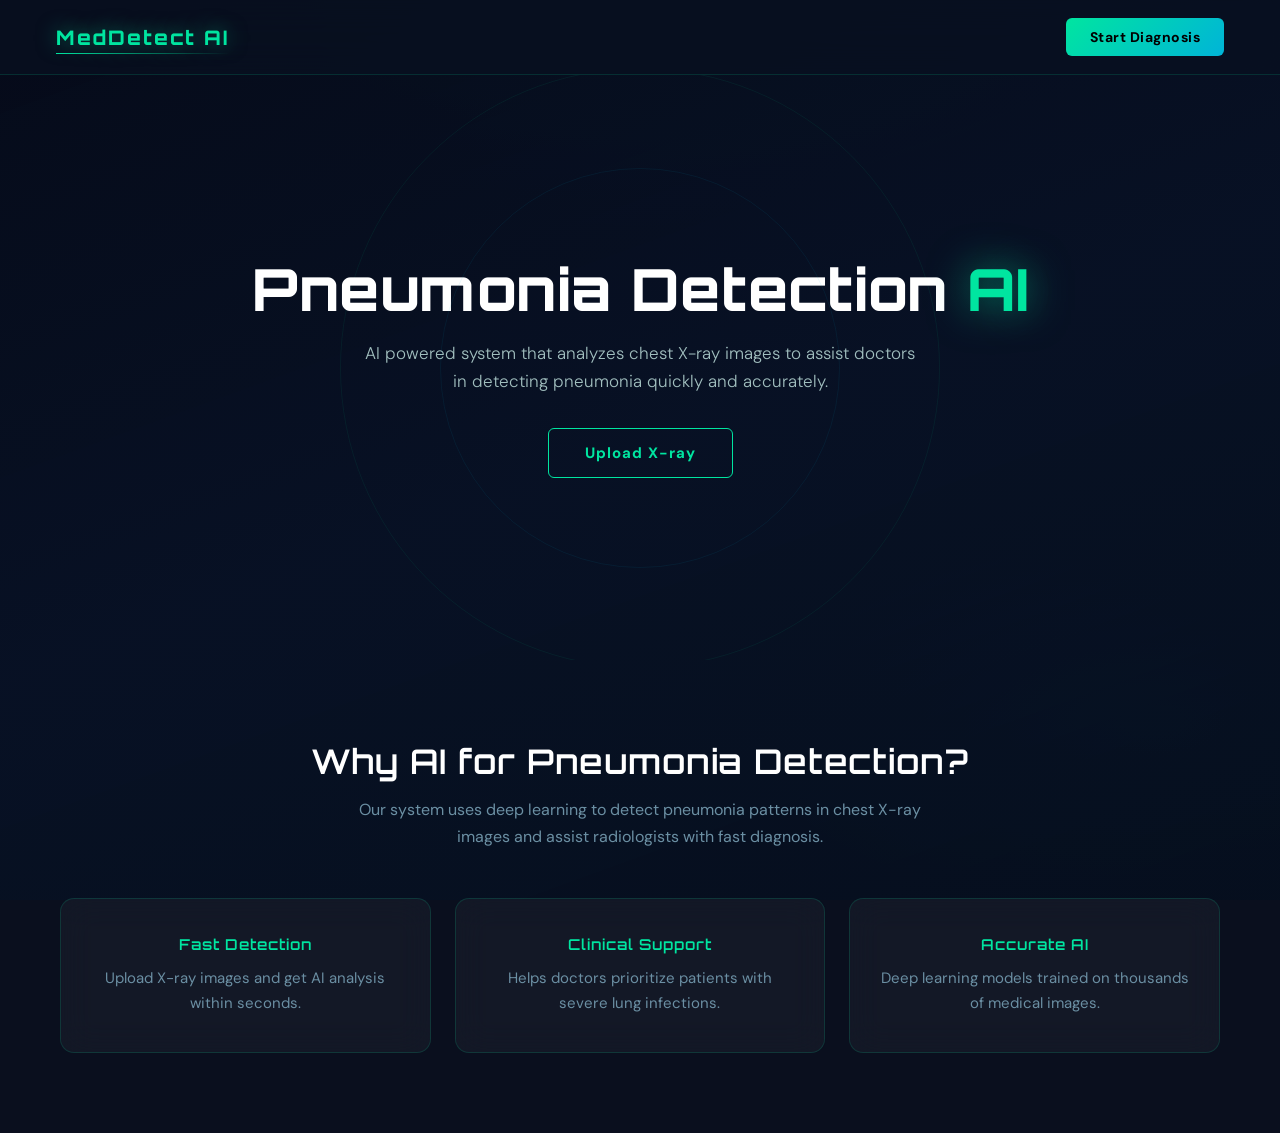
<file: templates/index.html>
<!DOCTYPE html>
<html lang="en">
<head>
<meta charset="UTF-8">
<title>MedDetect AI | Pneumonia Detection System</title>
<link rel="stylesheet" href="/static/style.css">
</head>
<body>
<nav>
<div class="logo">MedDetect AI</div>
<a href="/upload" class="nav-btn">Start Diagnosis</a>
</nav>
<section class="hero">
<h1>Pneumonia Detection <span>AI</span></h1>
<p>
AI powered system that analyzes chest X-ray images to assist
doctors in detecting pneumonia quickly and accurately.
</p>
<a href="/upload" class="cta-btn">Upload X-ray</a>
</section>
<section class="content-section">
<h2>Why AI for Pneumonia Detection?</h2>
<p>
Our system uses deep learning to detect pneumonia patterns
in chest X-ray images and assist radiologists with fast diagnosis.
</p>
<div class="info-grid">
<div class="info-card">
<h3>Fast Detection</h3>
<p>Upload X-ray images and get AI analysis within seconds.</p>
</div>
<div class="info-card">
<h3>Clinical Support</h3>
<p>Helps doctors prioritize patients with severe lung infections.</p>
</div>
<div class="info-card">
<h3>Accurate AI</h3>
<p>Deep learning models trained on thousands of medical images.</p>
</div>
</div>
</section>
</body>
</html>
</file>
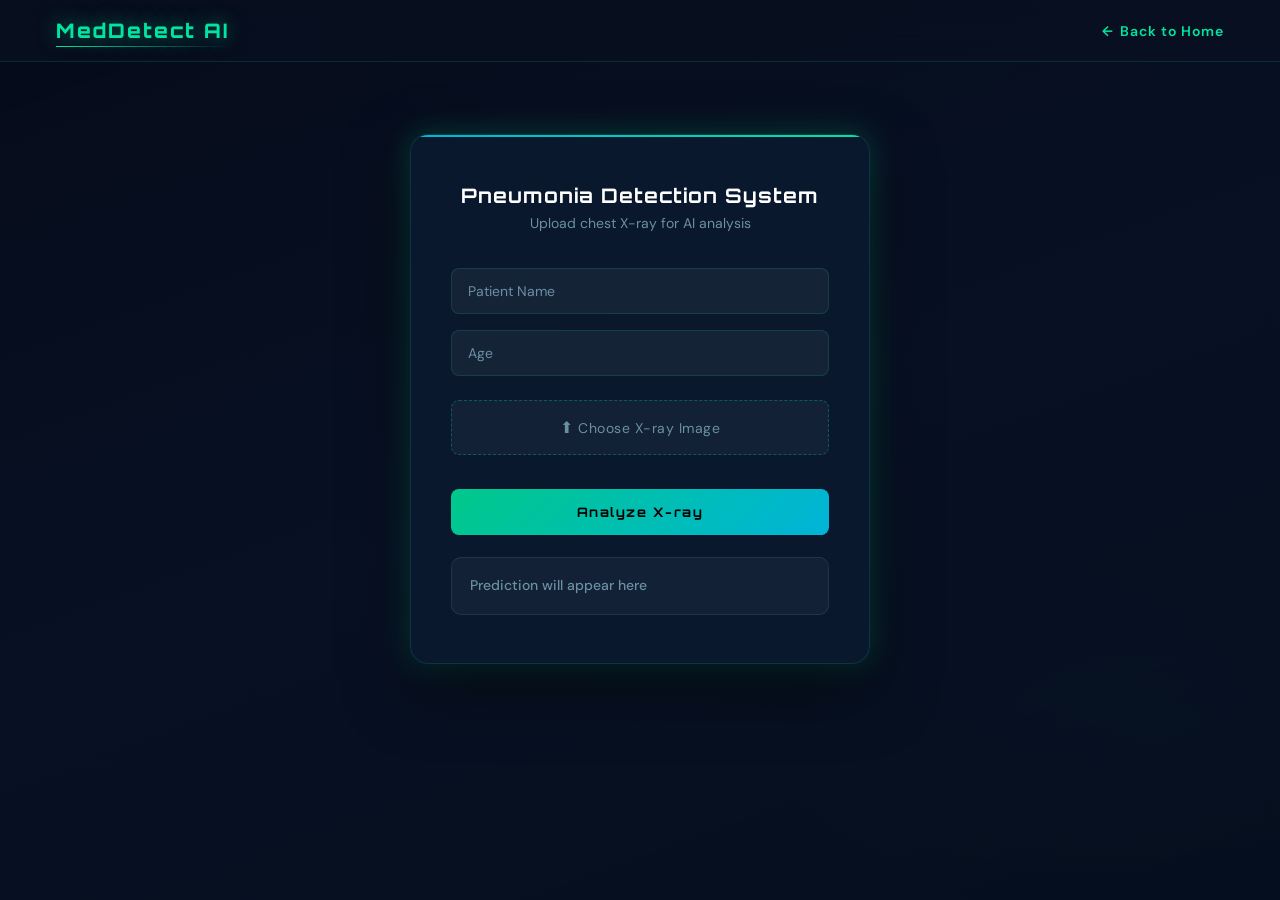
<file: templates/upload.html>
<!DOCTYPE html>
<html lang="en">
<head>
<meta charset="UTF-8">
<title>X-ray Analysis | MedDetect AI</title>
<link rel="stylesheet" href="/static/style.css">
</head>
<body>
<nav>
<div class="logo">MedDetect AI</div>
<a href="/" class="back-link">Back to Home</a>
</nav>
<div class="card">
<h1>Pneumonia Detection System</h1>
<p class="subtitle">Upload chest X-ray for AI analysis</p>
<input type="text" id="patientName" placeholder="Patient Name">
<input type="number" id="age" placeholder="Age">
<div class="upload-box">
<label for="xrayImage" class="upload-label">Choose X-ray Image</label>
<input type="file" id="xrayImage" accept="image/*">
</div>
<img id="preview" alt="X-ray preview">
<button id="predictBtn" onclick="uploadData()">Analyze X-ray</button>
<div id="result">Prediction will appear here</div>
</div>
<script src="/static/script.js"></script>
</body>
</html>
</file>
<file: static/style.css>
@import url('https://fonts.googleapis.com/css2?family=Orbitron:wght@400;600;800&family=DM+Sans:wght@300;400;500;600&display=swap');

:root {
  --primary: #0a0f1e;
  --secondary: #0d1b2a;
  --accent: #00e5a0;
  --accent2: #00b4d8;
  --danger: #ff4d6d;
  --glass: rgba(255, 255, 255, 0.04);
  --glass-border: rgba(0, 229, 160, 0.15);
  --text: #e0f7f4;
  --text-muted: #6b8fa3;
  --card-bg: rgba(10, 25, 47, 0.92);
  --glow: 0 0 30px rgba(0, 229, 160, 0.25);
}

/* ── RESET & BASE ── */
*, *::before, *::after {
  box-sizing: border-box;
  margin: 0;
  padding: 0;
}

html {
  scroll-behavior: smooth;
}

body {
  font-family: 'DM Sans', sans-serif;
  background-color: var(--primary);
  background-image:
    radial-gradient(ellipse 80% 60% at 50% -10%, rgba(0, 229, 160, 0.08) 0%, transparent 60%),
    radial-gradient(ellipse 60% 40% at 90% 80%, rgba(0, 180, 216, 0.06) 0%, transparent 55%),
    url("https://kajabi-storefronts-production.kajabi-cdn.com/kajabi-storefronts-production/file-uploads/blogs/22606/images/ff5b06b-3ebd-7038-b13d-b05d16d16bba_DALL_E_2024-05-29_20.44.10_-_Create_an_image_sized_1280x720_pixels_with_no_text_or_words_illustrating_the_concept_of_pneumonia_detection_from_chest_X-rays_using_AI._The_visual_s.webp");
  background-size: cover, cover, cover;
  background-position: center, center, center;
  background-repeat: no-repeat;
  background-attachment: fixed;
  color: var(--text);
  min-height: 100vh;
  overflow-x: hidden;
  position: relative;
}

/* dark overlay on background image */
body::before {
  content: '';
  position: fixed;
  inset: 0;
  background: linear-gradient(
    160deg,
    rgba(5, 10, 25, 0.88) 0%,
    rgba(8, 18, 38, 0.82) 50%,
    rgba(5, 15, 30, 0.90) 100%
  );
  z-index: 0;
  pointer-events: none;
}



/* grid-dot background texture */
body > * {
  position: relative;
  z-index: 2;
}

/* ── NAVBAR ── */
nav {
  display: flex;
  justify-content: space-between;
  align-items: center;
  padding: 18px 56px;
  background: rgba(8, 16, 32, 0.75);
  backdrop-filter: blur(18px);
  -webkit-backdrop-filter: blur(18px);
  border-bottom: 1px solid var(--glass-border);
  position: sticky;
  top: 0;
  z-index: 100;
  animation: slideDown 0.6s cubic-bezier(0.22, 1, 0.36, 1) both;
}

@keyframes slideDown {
  from { transform: translateY(-100%); opacity: 0; }
  to   { transform: translateY(0);     opacity: 1; }
}

.logo {
  font-family: 'Orbitron', monospace;
  font-size: 20px;
  font-weight: 800;
  letter-spacing: 2px;
  color: var(--accent);
  text-shadow: 0 0 20px rgba(0, 229, 160, 0.5);
  position: relative;
}

.logo::after {
  content: '';
  position: absolute;
  bottom: -4px;
  left: 0;
  width: 100%;
  height: 1px;
  background: linear-gradient(90deg, var(--accent), transparent);
}

.nav-btn {
  text-decoration: none;
  background: linear-gradient(135deg, var(--accent), var(--accent2));
  color: #000;
  padding: 10px 24px;
  border-radius: 6px;
  font-weight: 700;
  font-size: 14px;
  letter-spacing: 0.5px;
  transition: transform 0.2s, box-shadow 0.3s;
  box-shadow: 0 0 0 rgba(0, 229, 160, 0);
}

.nav-btn:hover {
  transform: translateY(-2px);
  box-shadow: 0 6px 24px rgba(0, 229, 160, 0.4);
}

.back-link {
  text-decoration: none;
  color: var(--accent);
  font-weight: 600;
  font-size: 14px;
  letter-spacing: 1px;
  display: flex;
  align-items: center;
  gap: 6px;
  transition: opacity 0.2s, gap 0.2s;
}

.back-link::before {
  content: '←';
  transition: transform 0.2s;
}

.back-link:hover {
  opacity: 0.75;
  gap: 10px;
}

/* ── HERO ── */
.hero {
  height: 65vh;
  display: flex;
  flex-direction: column;
  justify-content: center;
  align-items: center;
  text-align: center;
  padding: 20px 40px;
  position: relative;
  overflow: hidden;
}

/* pulsing circle behind hero */
.hero::before {
  content: '';
  position: absolute;
  width: 600px;
  height: 600px;
  border-radius: 50%;
  border: 1px solid rgba(0, 229, 160, 0.07);
  animation: pulse-ring 4s ease-in-out infinite;
  pointer-events: none;
}

.hero::after {
  content: '';
  position: absolute;
  width: 400px;
  height: 400px;
  border-radius: 50%;
  border: 1px solid rgba(0, 180, 216, 0.08);
  animation: pulse-ring 4s ease-in-out infinite 1.5s;
  pointer-events: none;
}

@keyframes pulse-ring {
  0%, 100% { transform: scale(1);   opacity: 1; }
  50%       { transform: scale(1.12); opacity: 0.4; }
}

.hero h1 {
  font-family: 'Orbitron', monospace;
  font-size: clamp(32px, 6vw, 58px);
  font-weight: 800;
  line-height: 1.1;
  letter-spacing: 1px;
  color: #fff;
  margin-bottom: 18px;
  animation: heroFade 0.9s 0.3s cubic-bezier(0.22, 1, 0.36, 1) both;
}

.hero span {
  color: var(--accent);
  text-shadow: 0 0 40px rgba(0, 229, 160, 0.6);
  position: relative;
}

.hero p {
  font-size: 17px;
  font-weight: 300;
  max-width: 560px;
  color: rgba(200, 235, 230, 0.8);
  line-height: 1.7;
  animation: heroFade 0.9s 0.5s cubic-bezier(0.22, 1, 0.36, 1) both;
}

@keyframes heroFade {
  from { opacity: 0; transform: translateY(28px); }
  to   { opacity: 1; transform: translateY(0);    }
}

.cta-btn {
  margin-top: 32px;
  background: transparent;
  color: var(--accent);
  padding: 14px 36px;
  border-radius: 6px;
  text-decoration: none;
  font-weight: 700;
  font-size: 15px;
  letter-spacing: 1px;
  border: 1.5px solid var(--accent);
  position: relative;
  overflow: hidden;
  transition: color 0.3s;
  animation: heroFade 0.9s 0.7s cubic-bezier(0.22, 1, 0.36, 1) both;
}

.cta-btn::before {
  content: '';
  position: absolute;
  inset: 0;
  background: var(--accent);
  transform: scaleX(0);
  transform-origin: left;
  transition: transform 0.35s cubic-bezier(0.22, 1, 0.36, 1);
  z-index: -1;
}

.cta-btn:hover {
  color: #000;
}

.cta-btn:hover::before {
  transform: scaleX(1);
}

/* ── CONTENT SECTION ── */
.content-section {
  padding: 80px 60px;
  text-align: center;
}

.content-section h2 {
  font-family: 'Orbitron', monospace;
  font-size: clamp(22px, 3.5vw, 34px);
  font-weight: 600;
  color: #fff;
  letter-spacing: 1px;
  margin-bottom: 14px;
  opacity: 0;
  animation: fadeUp 0.8s 0.2s ease forwards;
}

.content-section > p {
  color: var(--text-muted);
  font-size: 16px;
  max-width: 580px;
  margin: 0 auto;
  line-height: 1.7;
  opacity: 0;
  animation: fadeUp 0.8s 0.35s ease forwards;
}

@keyframes fadeUp {
  from { opacity: 0; transform: translateY(20px); }
  to   { opacity: 1; transform: translateY(0);    }
}

.info-grid {
  display: grid;
  grid-template-columns: repeat(auto-fit, minmax(260px, 1fr));
  gap: 24px;
  margin-top: 48px;
}

.info-card {
  background: var(--glass);
  border: 1px solid var(--glass-border);
  backdrop-filter: blur(16px);
  -webkit-backdrop-filter: blur(16px);
  padding: 36px 28px;
  border-radius: 14px;
  position: relative;
  overflow: hidden;
  transition: transform 0.3s, border-color 0.3s, box-shadow 0.3s;
  opacity: 0;
  animation: cardReveal 0.7s ease forwards;
  color: var(--text);
}

.info-card:nth-child(1) { animation-delay: 0.45s; }
.info-card:nth-child(2) { animation-delay: 0.60s; }
.info-card:nth-child(3) { animation-delay: 0.75s; }

@keyframes cardReveal {
  from { opacity: 0; transform: translateY(30px); }
  to   { opacity: 1; transform: translateY(0);    }
}

/* glowing top edge on hover */
.info-card::before {
  content: '';
  position: absolute;
  top: 0; left: 0; right: 0;
  height: 2px;
  background: linear-gradient(90deg, transparent, var(--accent), transparent);
  opacity: 0;
  transition: opacity 0.3s;
}

.info-card:hover {
  transform: translateY(-6px);
  border-color: rgba(0, 229, 160, 0.35);
  box-shadow: 0 16px 48px rgba(0, 0, 0, 0.4), 0 0 30px rgba(0, 229, 160, 0.08);
}

.info-card:hover::before {
  opacity: 1;
}

.info-card h3 {
  font-family: 'Orbitron', monospace;
  font-size: 15px;
  font-weight: 600;
  color: var(--accent);
  letter-spacing: 1px;
  margin-bottom: 12px;
}

.info-card p {
  font-size: 15px;
  color: var(--text-muted);
  line-height: 1.65;
}

/* ── UPLOAD CARD ── */
.card {
  background: var(--card-bg);
  border: 1px solid var(--glass-border);
  backdrop-filter: blur(24px);
  -webkit-backdrop-filter: blur(24px);
  max-width: 460px;
  margin: 72px auto;
  padding: 48px 40px;
  border-radius: 18px;
  box-shadow: 0 24px 64px rgba(0, 0, 0, 0.5), var(--glow);
  text-align: center;
  animation: cardFloat 0.8s 0.1s cubic-bezier(0.22, 1, 0.36, 1) both;
  position: relative;
  overflow: hidden;
}

.card::before {
  content: '';
  position: absolute;
  top: 0; left: 0; right: 0;
  height: 2px;
  background: linear-gradient(90deg, var(--accent2), var(--accent), var(--accent2));
  background-size: 200% 100%;
  animation: shimmer 3s linear infinite;
}

@keyframes shimmer {
  0%   { background-position: 200% 0; }
  100% { background-position: -200% 0; }
}

@keyframes cardFloat {
  from { opacity: 0; transform: translateY(40px) scale(0.97); }
  to   { opacity: 1; transform: translateY(0)   scale(1);    }
}

.card h1 {
  font-family: 'Orbitron', monospace;
  font-size: 20px;
  font-weight: 700;
  color: #fff;
  letter-spacing: 1px;
  margin-bottom: 6px;
}

.subtitle {
  color: var(--text-muted);
  font-size: 14px;
  margin-bottom: 28px;
  font-weight: 400;
}

/* ── INPUTS ── */
input[type="text"],
input[type="number"] {
  width: 100%;
  padding: 13px 16px;
  margin: 8px 0;
  background: rgba(255, 255, 255, 0.05);
  border: 1px solid rgba(0, 229, 160, 0.15);
  border-radius: 8px;
  color: var(--text);
  font-family: 'DM Sans', sans-serif;
  font-size: 14px;
  outline: none;
  transition: border-color 0.3s, background 0.3s, box-shadow 0.3s;
}

input[type="text"]::placeholder,
input[type="number"]::placeholder {
  color: var(--text-muted);
}

input[type="text"]:focus,
input[type="number"]:focus {
  border-color: var(--accent);
  background: rgba(0, 229, 160, 0.05);
  box-shadow: 0 0 0 3px rgba(0, 229, 160, 0.1);
}

/* ── FILE UPLOAD ── */
.upload-box {
  margin: 16px 0;
}

.upload-label {
  display: block;
  background: rgba(255, 255, 255, 0.04);
  border: 1.5px dashed rgba(0, 229, 160, 0.3);
  border-radius: 8px;
  padding: 16px;
  cursor: pointer;
  color: var(--text-muted);
  font-size: 14px;
  letter-spacing: 0.5px;
  transition: border-color 0.3s, background 0.3s, color 0.3s;
  position: relative;
  overflow: hidden;
}

.upload-label::before {
  content: '⬆ ';
  font-size: 16px;
}

.upload-label:hover {
  border-color: var(--accent);
  background: rgba(0, 229, 160, 0.06);
  color: var(--accent);
}

input[type="file"] {
  display: none;
}

/* ── IMAGE PREVIEW ── */
#preview {
  display: none;
  width: 100%;
  margin-top: 16px;
  border-radius: 10px;
  border: 1px solid rgba(0, 229, 160, 0.2);
  box-shadow: 0 8px 24px rgba(0, 0, 0, 0.4);
  transition: opacity 0.4s;
  animation: fadeIn 0.5s ease;
}

@keyframes fadeIn {
  from { opacity: 0; transform: scale(0.97); }
  to   { opacity: 1; transform: scale(1);    }
}

/* ── BUTTON ── */
button {
  width: 100%;
  padding: 15px;
  background: linear-gradient(135deg, #00c98a, #00b4d8);
  color: #000;
  border: none;
  border-radius: 8px;
  font-family: 'Orbitron', monospace;
  font-size: 13px;
  font-weight: 700;
  letter-spacing: 1.5px;
  cursor: pointer;
  margin-top: 18px;
  position: relative;
  overflow: hidden;
  transition: transform 0.2s, box-shadow 0.3s;
}

button::after {
  content: '';
  position: absolute;
  inset: 0;
  background: linear-gradient(135deg, rgba(255,255,255,0.2), transparent);
  transform: translateX(-100%);
  transition: transform 0.4s;
}

button:hover:not(:disabled) {
  transform: translateY(-2px);
  box-shadow: 0 8px 28px rgba(0, 229, 160, 0.45);
}

button:hover:not(:disabled)::after {
  transform: translateX(100%);
}

button:disabled {
  opacity: 0.55;
  cursor: not-allowed;
}

/* analyzing pulse when disabled */
button:disabled::before {
  content: '';
  position: absolute;
  inset: 0;
  background: linear-gradient(90deg, transparent, rgba(255,255,255,0.2), transparent);
  animation: loadingPulse 1.5s linear infinite;
}

@keyframes loadingPulse {
  0%   { transform: translateX(-100%); }
  100% { transform: translateX(100%);  }
}

/* ── RESULT BOX ── */
#result {
  margin-top: 22px;
  padding: 16px 18px;
  border-radius: 10px;
  background: rgba(255, 255, 255, 0.04);
  border: 1px solid rgba(255, 255, 255, 0.08);
  color: var(--text-muted);
  font-size: 14px;
  font-weight: 500;
  line-height: 1.7;
  text-align: left;
  transition: background 0.4s, border-color 0.4s, color 0.4s;
  white-space: pre-line;
}

/* result states are set via JS inline color, supplement with glow */
#result[style*="red"] {
  background: rgba(255, 77, 109, 0.08);
  border-color: rgba(255, 77, 109, 0.25);
  animation: resultPop 0.4s cubic-bezier(0.22, 1, 0.36, 1);
}

#result[style*="green"] {
  background: rgba(0, 229, 160, 0.06);
  border-color: rgba(0, 229, 160, 0.25);
  animation: resultPop 0.4s cubic-bezier(0.22, 1, 0.36, 1);
}

@keyframes resultPop {
  from { transform: scale(0.97); opacity: 0.6; }
  to   { transform: scale(1);    opacity: 1;   }
}

/* ── RESPONSIVE ── */
@media (max-width: 768px) {
  nav { padding: 16px 24px; }
  .content-section { padding: 56px 24px; }
  .hero { height: auto; padding: 80px 24px; }
  .card { margin: 40px 16px; padding: 32px 24px; }
}

/* ── SCROLLBAR ── */
::-webkit-scrollbar { width: 6px; }
::-webkit-scrollbar-track { background: var(--primary); }
::-webkit-scrollbar-thumb {
  background: rgba(0, 229, 160, 0.3);
  border-radius: 3px;
}
::-webkit-scrollbar-thumb:hover { background: var(--accent); }
</file>
